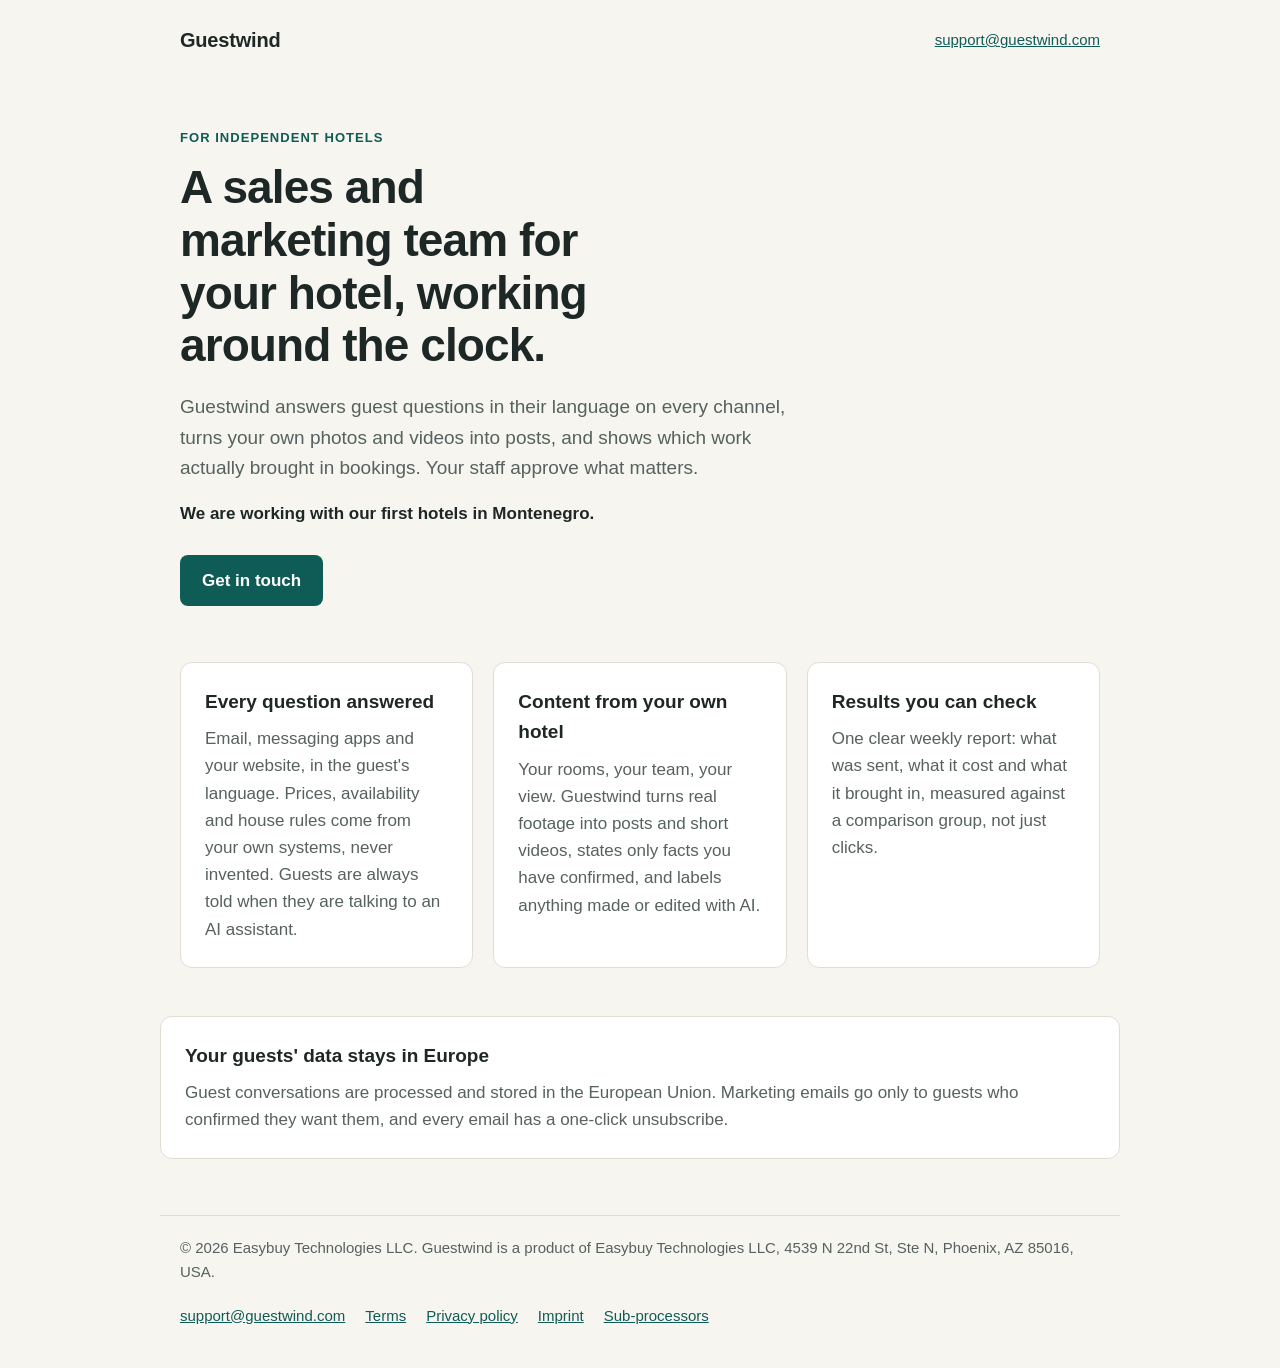
<file: index.html>
<!doctype html>
<html lang="en">
<head>
  <meta charset="utf-8">
  <meta name="viewport" content="width=device-width, initial-scale=1">
  <title>Guestwind – sales and marketing for independent hotels</title>
  <meta name="description" content="Guestwind answers guest questions on every channel, turns a hotel's own photos and videos into posts, and shows what really brought in bookings. Hotel staff approve what matters.">
  <link rel="icon" href="data:image/svg+xml,%3Csvg xmlns='http://www.w3.org/2000/svg' viewBox='0 0 32 32'%3E%3Ccircle cx='16' cy='16' r='14' fill='%230f5c56'/%3E%3Cpath d='M9 18c4-6 10-6 14 0' stroke='%23fff' stroke-width='2.5' fill='none' stroke-linecap='round'/%3E%3C/svg%3E">
  <link rel="stylesheet" href="style.css">
</head>
<body>
  <header class="wrap top">
    <span class="logo">Guestwind</span>
    <a class="contact-link" href="mailto:support@guestwind.com">support@guestwind.com</a>
  </header>

  <main>
    <section class="wrap hero">
      <p class="eyebrow">For independent hotels</p>
      <h1>A sales and marketing team for your hotel, working around the clock.</h1>
      <p class="lead">Guestwind answers guest questions in their language on every channel, turns your own photos and
        videos into posts, and shows which work actually brought in bookings. Your staff approve what matters.</p>
      <p class="status">We are working with our first hotels in Montenegro.</p>
      <a class="button" href="mailto:support@guestwind.com?subject=Guestwind">Get in touch</a>
    </section>

    <section class="wrap points">
      <article>
        <h2>Every question answered</h2>
        <p>Email, messaging apps and your website, in the guest's language. Prices, availability and house rules come
          from your own systems, never invented. Guests are always told when they are talking to an AI assistant.</p>
      </article>
      <article>
        <h2>Content from your own hotel</h2>
        <p>Your rooms, your team, your view. Guestwind turns real footage into posts and short videos, states only
          facts you have confirmed, and labels anything made or edited with AI.</p>
      </article>
      <article>
        <h2>Results you can check</h2>
        <p>One clear weekly report: what was sent, what it cost and what it brought in, measured against a comparison
          group, not just clicks.</p>
      </article>
    </section>

    <section class="wrap note">
      <h2>Your guests' data stays in Europe</h2>
      <p>Guest conversations are processed and stored in the European Union. Marketing emails go only to guests who
        confirmed they want them, and every email has a one-click unsubscribe.</p>
    </section>
  </main>

  <footer class="wrap foot">
    <span>© 2026 Easybuy Technologies LLC. Guestwind is a product of Easybuy Technologies LLC, 4539 N 22nd St, Ste N,
      Phoenix, AZ 85016, USA.</span>
    <a href="mailto:support@guestwind.com">support@guestwind.com</a>
    <a href="terms.html">Terms</a>
    <a href="privacy-policy.html">Privacy policy</a>
    <a href="imprint.html">Imprint</a>
    <a href="subprocessors.html">Sub-processors</a>
  </footer>
</body>
</html>
</file>
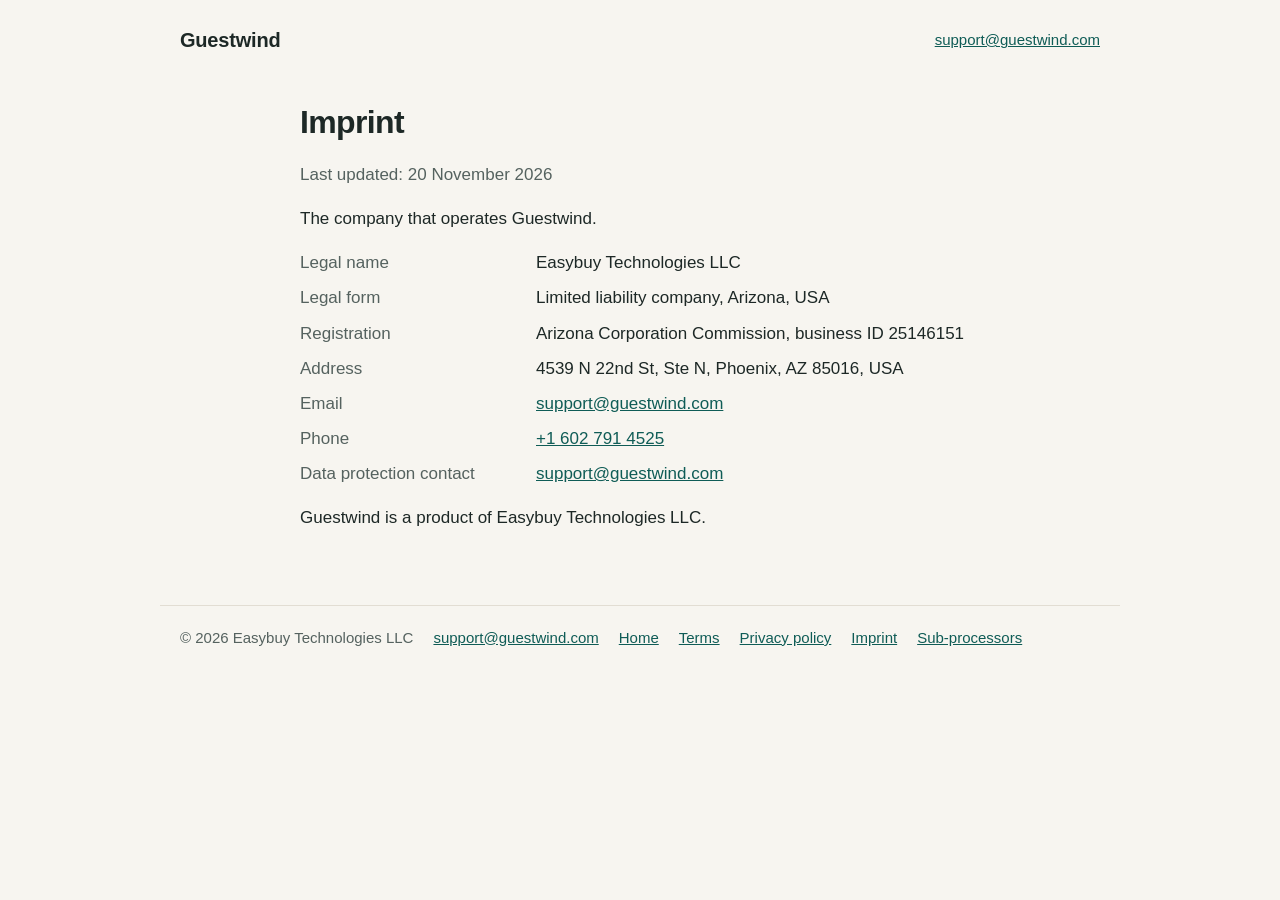
<file: imprint.html>
<!doctype html>
<html lang="en">
<head>
  <meta charset="utf-8">
  <meta name="viewport" content="width=device-width, initial-scale=1">
  <title>Imprint – Guestwind</title>
  <meta name="description" content="The company that operates Guestwind.">
  <link rel="icon" href="data:image/svg+xml,%3Csvg xmlns='http://www.w3.org/2000/svg' viewBox='0 0 32 32'%3E%3Ccircle cx='16' cy='16' r='14' fill='%230f5c56'/%3E%3Cpath d='M9 18c4-6 10-6 14 0' stroke='%23fff' stroke-width='2.5' fill='none' stroke-linecap='round'/%3E%3C/svg%3E">
  <link rel="stylesheet" href="style.css">
</head>
<body>
  <header class="wrap top">
    <a class="logo" href="./">Guestwind</a>
    <a class="contact-link" href="mailto:support@guestwind.com">support@guestwind.com</a>
  </header>

  <main class="wrap prose">
    <h1>Imprint</h1>
    <p class="updated">Last updated: 20 November 2026</p>
    <p>The company that operates Guestwind.</p>
    <dl>
      <dt>Legal name</dt>
      <dd>Easybuy Technologies LLC</dd>
      <dt>Legal form</dt>
      <dd>Limited liability company, Arizona, USA</dd>
      <dt>Registration</dt>
      <dd>Arizona Corporation Commission, business ID 25146151</dd>
      <dt>Address</dt>
      <dd>4539 N 22nd St, Ste N, Phoenix, AZ 85016, USA</dd>
      <dt>Email</dt>
      <dd><a href="mailto:support@guestwind.com">support@guestwind.com</a></dd>
      <dt>Phone</dt>
      <dd><a href="tel:+16027914525">+1 602 791 4525</a></dd>
      <dt>Data protection contact</dt>
      <dd><a href="mailto:support@guestwind.com">support@guestwind.com</a></dd>
    </dl>
    <p>Guestwind is a product of Easybuy Technologies LLC.</p>
  </main>

  <footer class="wrap foot">
    <span>© 2026 Easybuy Technologies LLC</span>
    <a href="mailto:support@guestwind.com">support@guestwind.com</a>
    <a href="./">Home</a>
    <a href="terms.html">Terms</a>
    <a href="privacy-policy.html">Privacy policy</a>
    <a href="imprint.html">Imprint</a>
    <a href="subprocessors.html">Sub-processors</a>
  </footer>
</body>
</html>
</file>
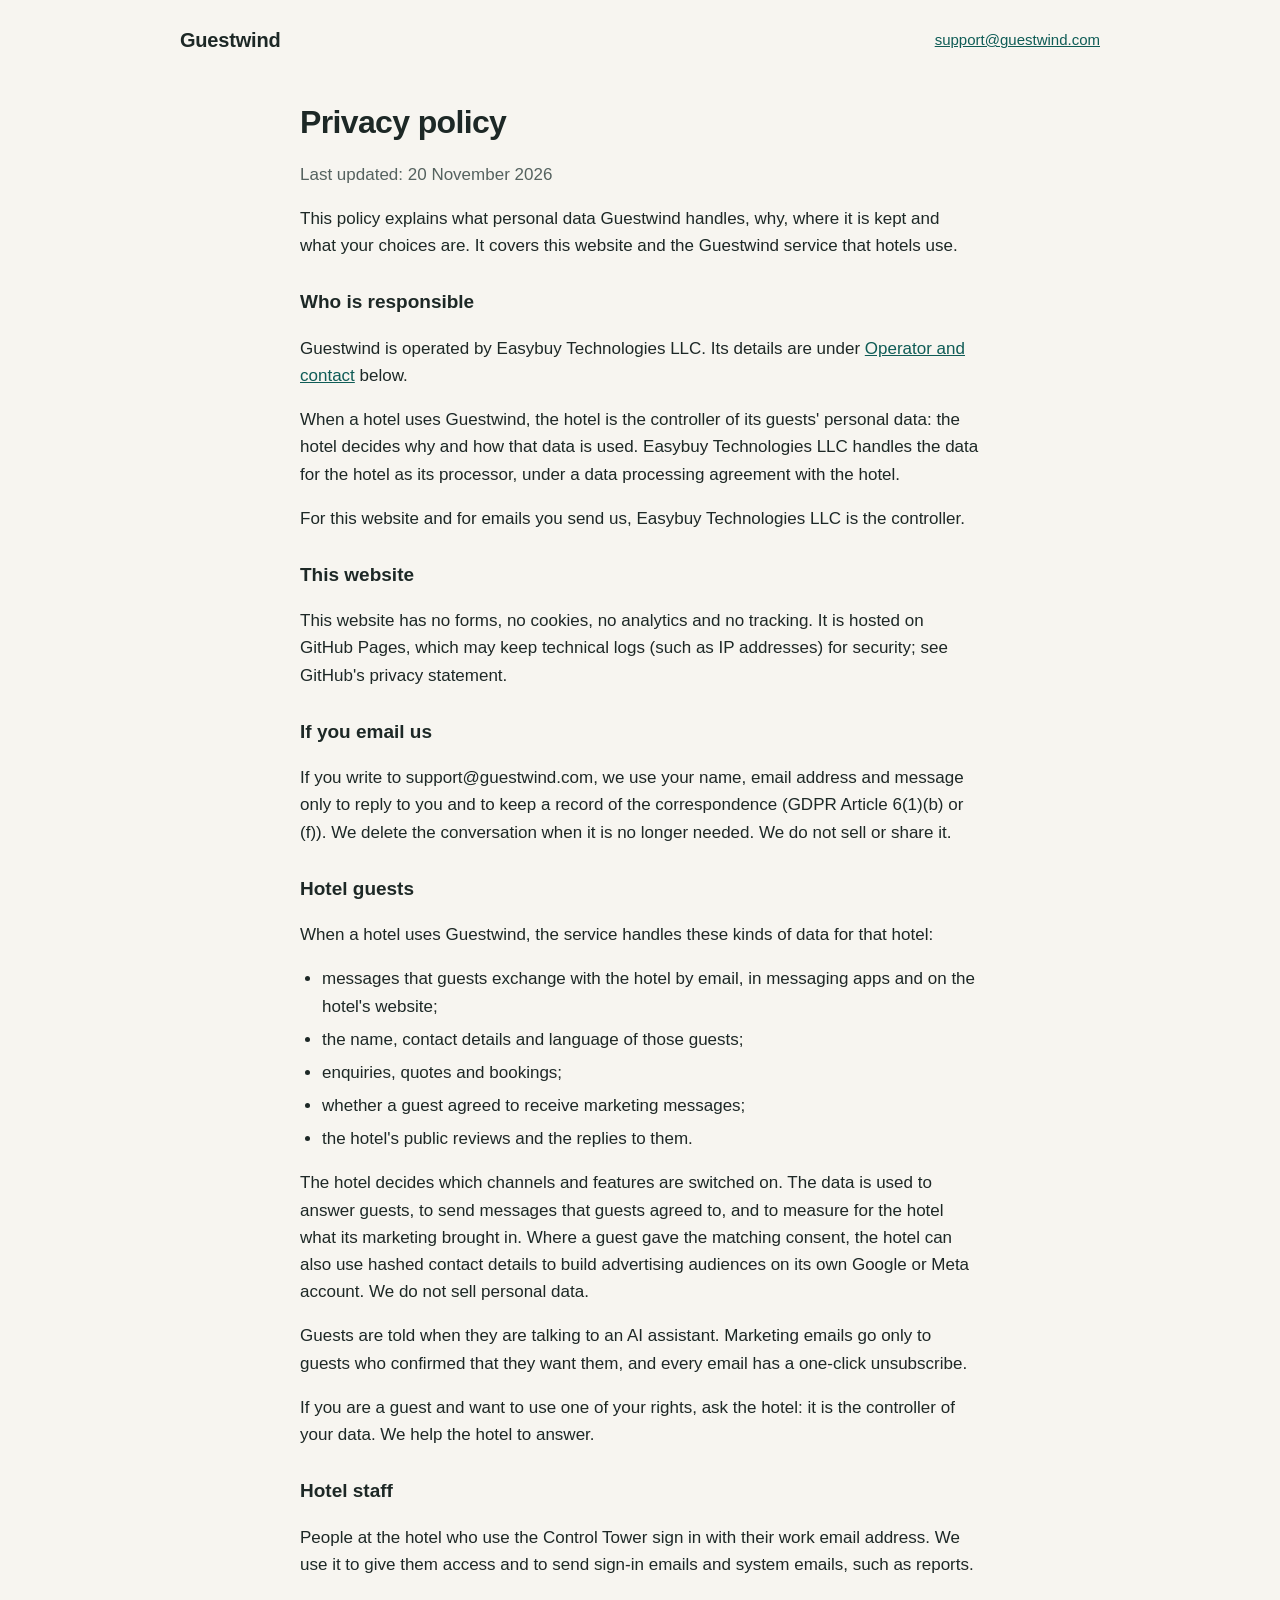
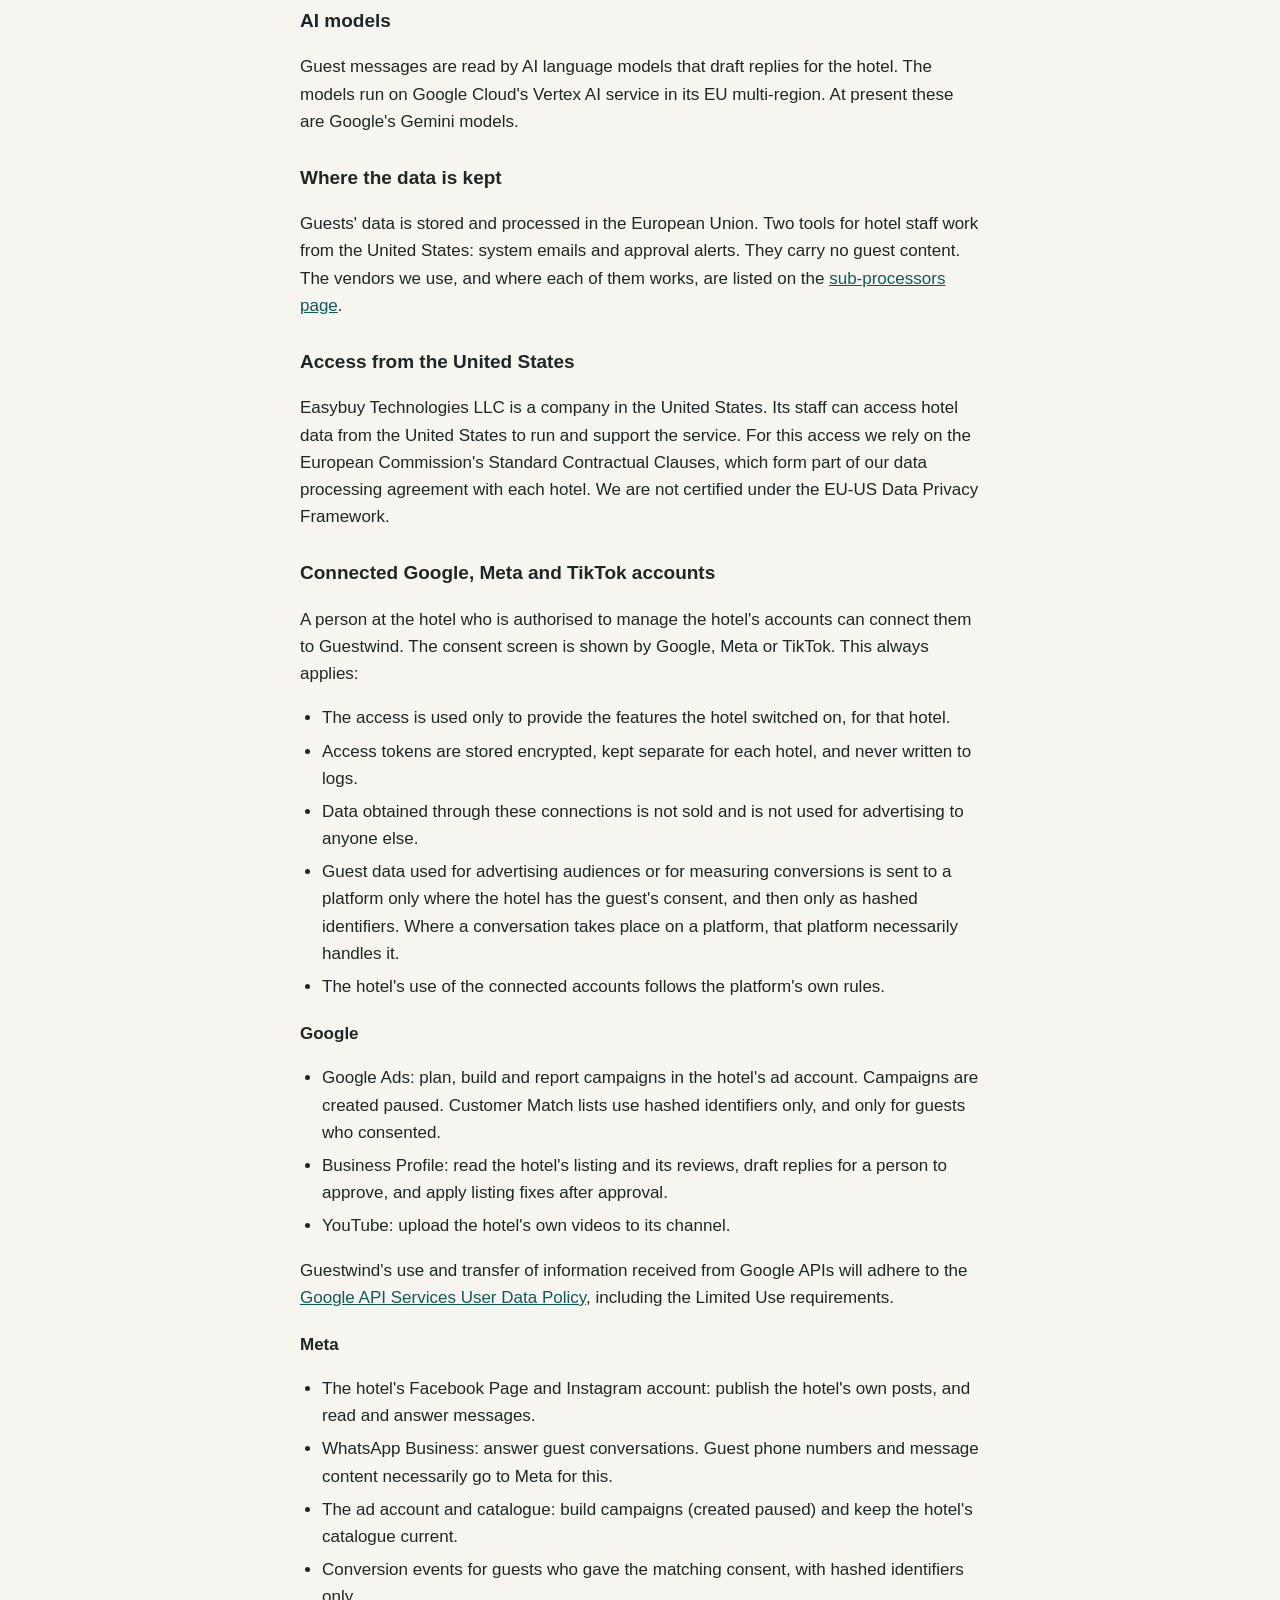
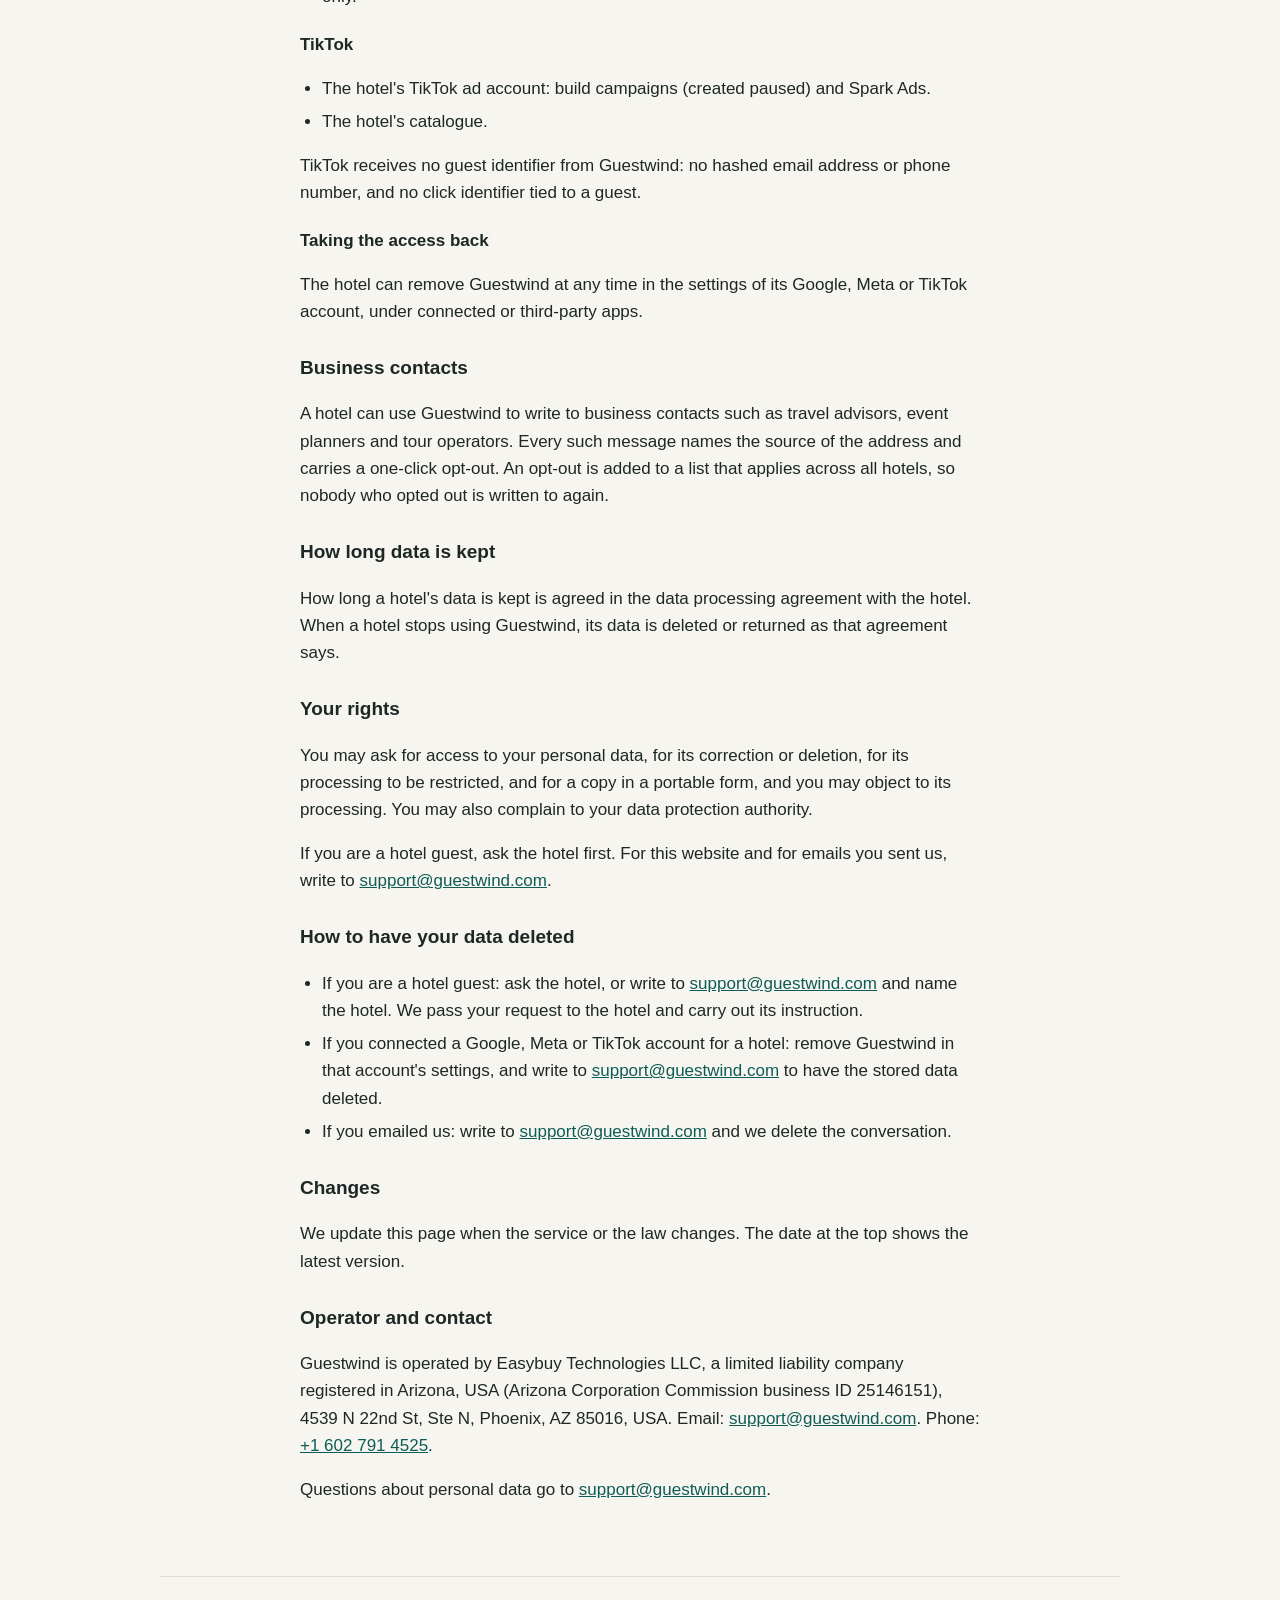
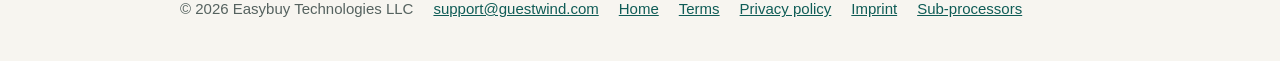
<file: privacy-policy.html>
<!doctype html>
<html lang="en">
<head>
  <meta charset="utf-8">
  <meta name="viewport" content="width=device-width, initial-scale=1">
  <title>Privacy policy – Guestwind</title>
  <meta name="description" content="What personal data Guestwind handles, why, where it is kept and what your choices are.">
  <link rel="icon" href="data:image/svg+xml,%3Csvg xmlns='http://www.w3.org/2000/svg' viewBox='0 0 32 32'%3E%3Ccircle cx='16' cy='16' r='14' fill='%230f5c56'/%3E%3Cpath d='M9 18c4-6 10-6 14 0' stroke='%23fff' stroke-width='2.5' fill='none' stroke-linecap='round'/%3E%3C/svg%3E">
  <link rel="stylesheet" href="style.css">
</head>
<body>
  <header class="wrap top">
    <a class="logo" href="./">Guestwind</a>
    <a class="contact-link" href="mailto:support@guestwind.com">support@guestwind.com</a>
  </header>

  <main class="wrap prose">
    <h1>Privacy policy</h1>
    <p class="updated">Last updated: 20 November 2026</p>
    <p>This policy explains what personal data Guestwind handles, why, where it is kept and what your choices are. It
      covers this website and the Guestwind service that hotels use.</p>

    <h2 id="who">Who is responsible</h2>
    <p>Guestwind is operated by Easybuy Technologies LLC. Its details are under
      <a href="#operator">Operator and contact</a> below.</p>
    <p>When a hotel uses Guestwind, the hotel is the controller of its guests' personal data: the hotel decides why
      and how that data is used. Easybuy Technologies LLC handles the data for the hotel as its processor, under a data
      processing agreement with the hotel.</p>
    <p>For this website and for emails you send us, Easybuy Technologies LLC is the controller.</p>

    <h2 id="site">This website</h2>
    <p>This website has no forms, no cookies, no analytics and no tracking. It is hosted on GitHub Pages, which may
      keep technical logs (such as IP addresses) for security; see GitHub's privacy statement.</p>

    <h2 id="email">If you email us</h2>
    <p>If you write to support@guestwind.com, we use your name, email address and message only to reply to you and to
      keep a record of the correspondence (GDPR Article 6(1)(b) or (f)). We delete the conversation when it is no
      longer needed. We do not sell or share it.</p>

    <h2 id="guests">Hotel guests</h2>
    <p>When a hotel uses Guestwind, the service handles these kinds of data for that hotel:</p>
    <ul>
      <li>messages that guests exchange with the hotel by email, in messaging apps and on the hotel's website;</li>
      <li>the name, contact details and language of those guests;</li>
      <li>enquiries, quotes and bookings;</li>
      <li>whether a guest agreed to receive marketing messages;</li>
      <li>the hotel's public reviews and the replies to them.</li>
    </ul>
    <p>The hotel decides which channels and features are switched on. The data is used to answer guests, to send
      messages that guests agreed to, and to measure for the hotel what its marketing brought in. Where a guest gave
      the matching consent, the hotel can also use hashed contact details to build advertising audiences on its own
      Google or Meta account. We do not sell personal data.</p>
    <p>Guests are told when they are talking to an AI assistant. Marketing emails go only to guests who confirmed that
      they want them, and every email has a one-click unsubscribe.</p>
    <p>If you are a guest and want to use one of your rights, ask the hotel: it is the controller of your data. We
      help the hotel to answer.</p>

    <h2 id="staff">Hotel staff</h2>
    <p>People at the hotel who use the Control Tower sign in with their work email address. We use it to give them
      access and to send sign-in emails and system emails, such as reports.</p>

    <h2 id="ai">AI models</h2>
    <p>Guest messages are read by AI language models that draft replies for the hotel. The models run on Google
      Cloud's Vertex AI service in its EU multi-region. At present these are Google's Gemini models.</p>

    <h2 id="where">Where the data is kept</h2>
    <p>Guests' data is stored and processed in the European Union. Two tools for hotel staff work from the United
      States: system emails and approval alerts. They carry no guest content. The vendors we use, and where each of
      them works, are listed on the <a href="subprocessors.html">sub-processors page</a>.</p>

    <h2 id="transfers">Access from the United States</h2>
    <p>Easybuy Technologies LLC is a company in the United States. Its staff can access hotel data from the United
      States to run and support the service. For this access we rely on the European Commission's Standard Contractual
      Clauses, which form part of our data processing agreement with each hotel. We are not certified under the EU-US
      Data Privacy Framework.</p>

    <h2 id="accounts">Connected Google, Meta and TikTok accounts</h2>
    <p>A person at the hotel who is authorised to manage the hotel's accounts can connect them to Guestwind. The
      consent screen is shown by Google, Meta or TikTok. This always applies:</p>
    <ul>
      <li>The access is used only to provide the features the hotel switched on, for that hotel.</li>
      <li>Access tokens are stored encrypted, kept separate for each hotel, and never written to logs.</li>
      <li>Data obtained through these connections is not sold and is not used for advertising to anyone else.</li>
      <li>Guest data used for advertising audiences or for measuring conversions is sent to a platform only where the
        hotel has the guest's consent, and then only as hashed identifiers. Where a conversation takes place on a
        platform, that platform necessarily handles it.</li>
      <li>The hotel's use of the connected accounts follows the platform's own rules.</li>
    </ul>
    <h3>Google</h3>
    <ul>
      <li>Google Ads: plan, build and report campaigns in the hotel's ad account. Campaigns are created paused.
        Customer Match lists use hashed identifiers only, and only for guests who consented.</li>
      <li>Business Profile: read the hotel's listing and its reviews, draft replies for a person to approve, and apply
        listing fixes after approval.</li>
      <li>YouTube: upload the hotel's own videos to its channel.</li>
    </ul>
    <p>Guestwind's use and transfer of information received from Google APIs will adhere to the
      <a href="https://developers.google.com/terms/api-services-user-data-policy" rel="noopener noreferrer">Google API
      Services User Data Policy</a>, including the Limited Use requirements.</p>
    <h3>Meta</h3>
    <ul>
      <li>The hotel's Facebook Page and Instagram account: publish the hotel's own posts, and read and answer
        messages.</li>
      <li>WhatsApp Business: answer guest conversations. Guest phone numbers and message content necessarily go to
        Meta for this.</li>
      <li>The ad account and catalogue: build campaigns (created paused) and keep the hotel's catalogue current.</li>
      <li>Conversion events for guests who gave the matching consent, with hashed identifiers only.</li>
    </ul>
    <h3>TikTok</h3>
    <ul>
      <li>The hotel's TikTok ad account: build campaigns (created paused) and Spark Ads.</li>
      <li>The hotel's catalogue.</li>
    </ul>
    <p>TikTok receives no guest identifier from Guestwind: no hashed email address or phone number, and no click
      identifier tied to a guest.</p>
    <h3>Taking the access back</h3>
    <p>The hotel can remove Guestwind at any time in the settings of its Google, Meta or TikTok account, under
      connected or third-party apps.</p>

    <h2 id="business">Business contacts</h2>
    <p>A hotel can use Guestwind to write to business contacts such as travel advisors, event planners and tour
      operators. Every such message names the source of the address and carries a one-click opt-out. An opt-out is
      added to a list that applies across all hotels, so nobody who opted out is written to again.</p>

    <h2 id="keep">How long data is kept</h2>
    <p>How long a hotel's data is kept is agreed in the data processing agreement with the hotel. When a hotel stops
      using Guestwind, its data is deleted or returned as that agreement says.</p>

    <h2 id="rights">Your rights</h2>
    <p>You may ask for access to your personal data, for its correction or deletion, for its processing to be
      restricted, and for a copy in a portable form, and you may object to its processing. You may also complain to
      your data protection authority.</p>
    <p>If you are a hotel guest, ask the hotel first. For this website and for emails you sent us, write to
      <a href="mailto:support@guestwind.com">support@guestwind.com</a>.</p>

    <h2 id="deletion">How to have your data deleted</h2>
    <ul>
      <li>If you are a hotel guest: ask the hotel, or write to
        <a href="mailto:support@guestwind.com">support@guestwind.com</a> and name the hotel. We pass your request to
        the hotel and carry out its instruction.</li>
      <li>If you connected a Google, Meta or TikTok account for a hotel: remove Guestwind in that account's settings,
        and write to <a href="mailto:support@guestwind.com">support@guestwind.com</a> to have the stored data
        deleted.</li>
      <li>If you emailed us: write to <a href="mailto:support@guestwind.com">support@guestwind.com</a> and we delete
        the conversation.</li>
    </ul>

    <h2 id="changes">Changes</h2>
    <p>We update this page when the service or the law changes. The date at the top shows the latest version.</p>

    <h2 id="operator">Operator and contact</h2>
    <p>Guestwind is operated by Easybuy Technologies LLC, a limited liability company registered in Arizona, USA (Arizona Corporation Commission business ID 25146151), 4539 N 22nd St, Ste N, Phoenix, AZ 85016, USA. Email: <a href="mailto:support@guestwind.com">support@guestwind.com</a>. Phone: <a href="tel:+16027914525">+1 602 791 4525</a>.</p>
    <p>Questions about personal data go to <a href="mailto:support@guestwind.com">support@guestwind.com</a>.</p>
  </main>

  <footer class="wrap foot">
    <span>© 2026 Easybuy Technologies LLC</span>
    <a href="mailto:support@guestwind.com">support@guestwind.com</a>
    <a href="./">Home</a>
    <a href="terms.html">Terms</a>
    <a href="privacy-policy.html">Privacy policy</a>
    <a href="imprint.html">Imprint</a>
    <a href="subprocessors.html">Sub-processors</a>
  </footer>
</body>
</html>
</file>
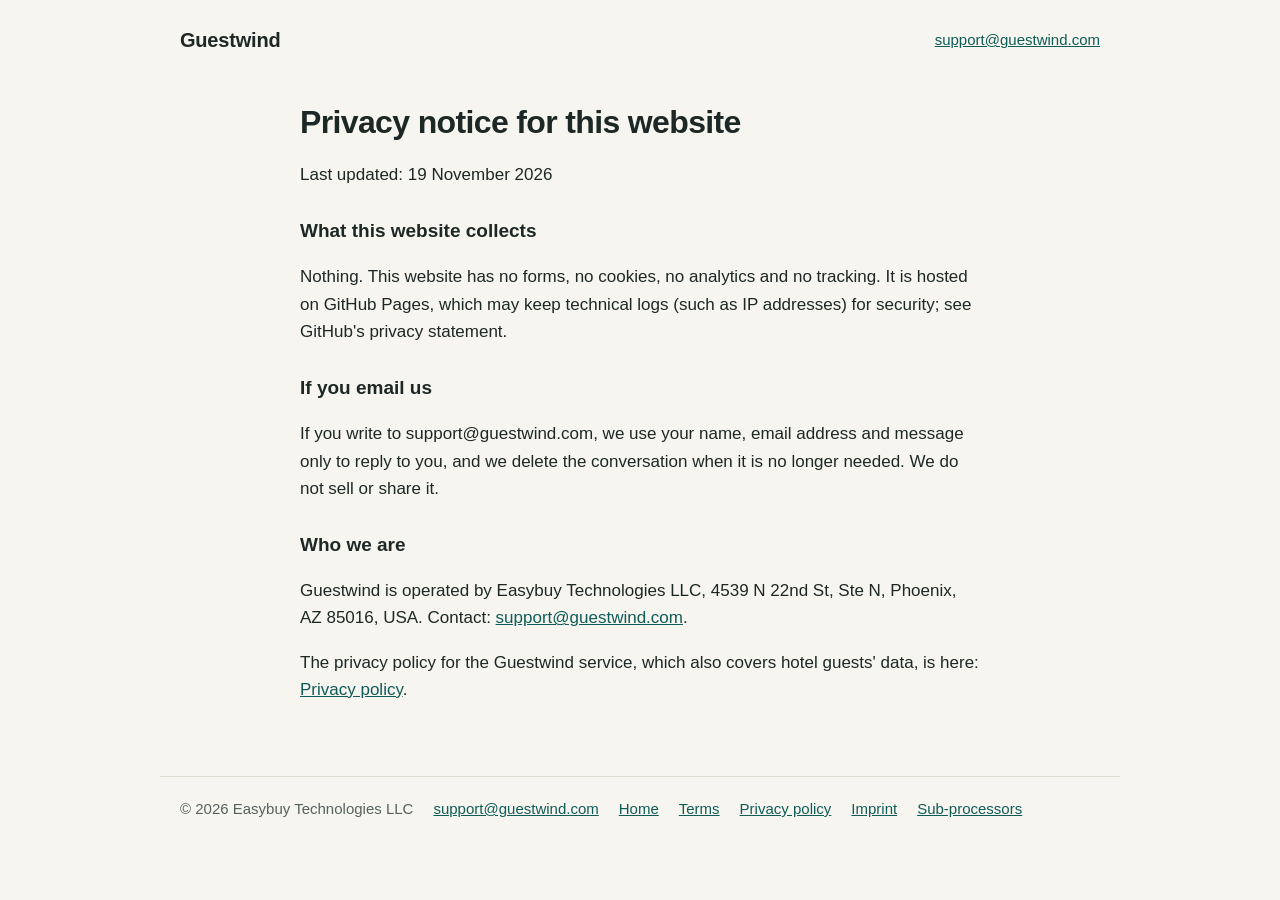
<file: privacy.html>
<!doctype html>
<html lang="en">
<head>
  <meta charset="utf-8">
  <meta name="viewport" content="width=device-width, initial-scale=1">
  <title>Privacy – Guestwind</title>
  <link rel="icon" href="data:image/svg+xml,%3Csvg xmlns='http://www.w3.org/2000/svg' viewBox='0 0 32 32'%3E%3Ccircle cx='16' cy='16' r='14' fill='%230f5c56'/%3E%3Cpath d='M9 18c4-6 10-6 14 0' stroke='%23fff' stroke-width='2.5' fill='none' stroke-linecap='round'/%3E%3C/svg%3E">
  <link rel="stylesheet" href="style.css">
</head>
<body>
  <header class="wrap top">
    <a class="logo" href="./">Guestwind</a>
    <a class="contact-link" href="mailto:support@guestwind.com">support@guestwind.com</a>
  </header>

  <main class="wrap prose">
    <h1>Privacy notice for this website</h1>
    <p>Last updated: 19 November 2026</p>

    <h2>What this website collects</h2>
    <p>Nothing. This website has no forms, no cookies, no analytics and no tracking. It is hosted on GitHub Pages,
      which may keep technical logs (such as IP addresses) for security; see GitHub's privacy statement.</p>

    <h2>If you email us</h2>
    <p>If you write to support@guestwind.com, we use your name, email address and message only to reply to you, and we
      delete the conversation when it is no longer needed. We do not sell or share it.</p>

    <h2>Who we are</h2>
    <p>Guestwind is operated by Easybuy Technologies LLC, 4539 N 22nd St, Ste N, Phoenix, AZ 85016, USA. Contact:
      <a href="mailto:support@guestwind.com">support@guestwind.com</a>.</p>

    <p>The privacy policy for the Guestwind service, which also covers hotel guests' data, is here:
      <a href="privacy-policy.html">Privacy policy</a>.</p>
  </main>

  <footer class="wrap foot">
    <span>© 2026 Easybuy Technologies LLC</span>
    <a href="mailto:support@guestwind.com">support@guestwind.com</a>
    <a href="./">Home</a>
    <a href="terms.html">Terms</a>
    <a href="privacy-policy.html">Privacy policy</a>
    <a href="imprint.html">Imprint</a>
    <a href="subprocessors.html">Sub-processors</a>
  </footer>
</body>
</html>
</file>
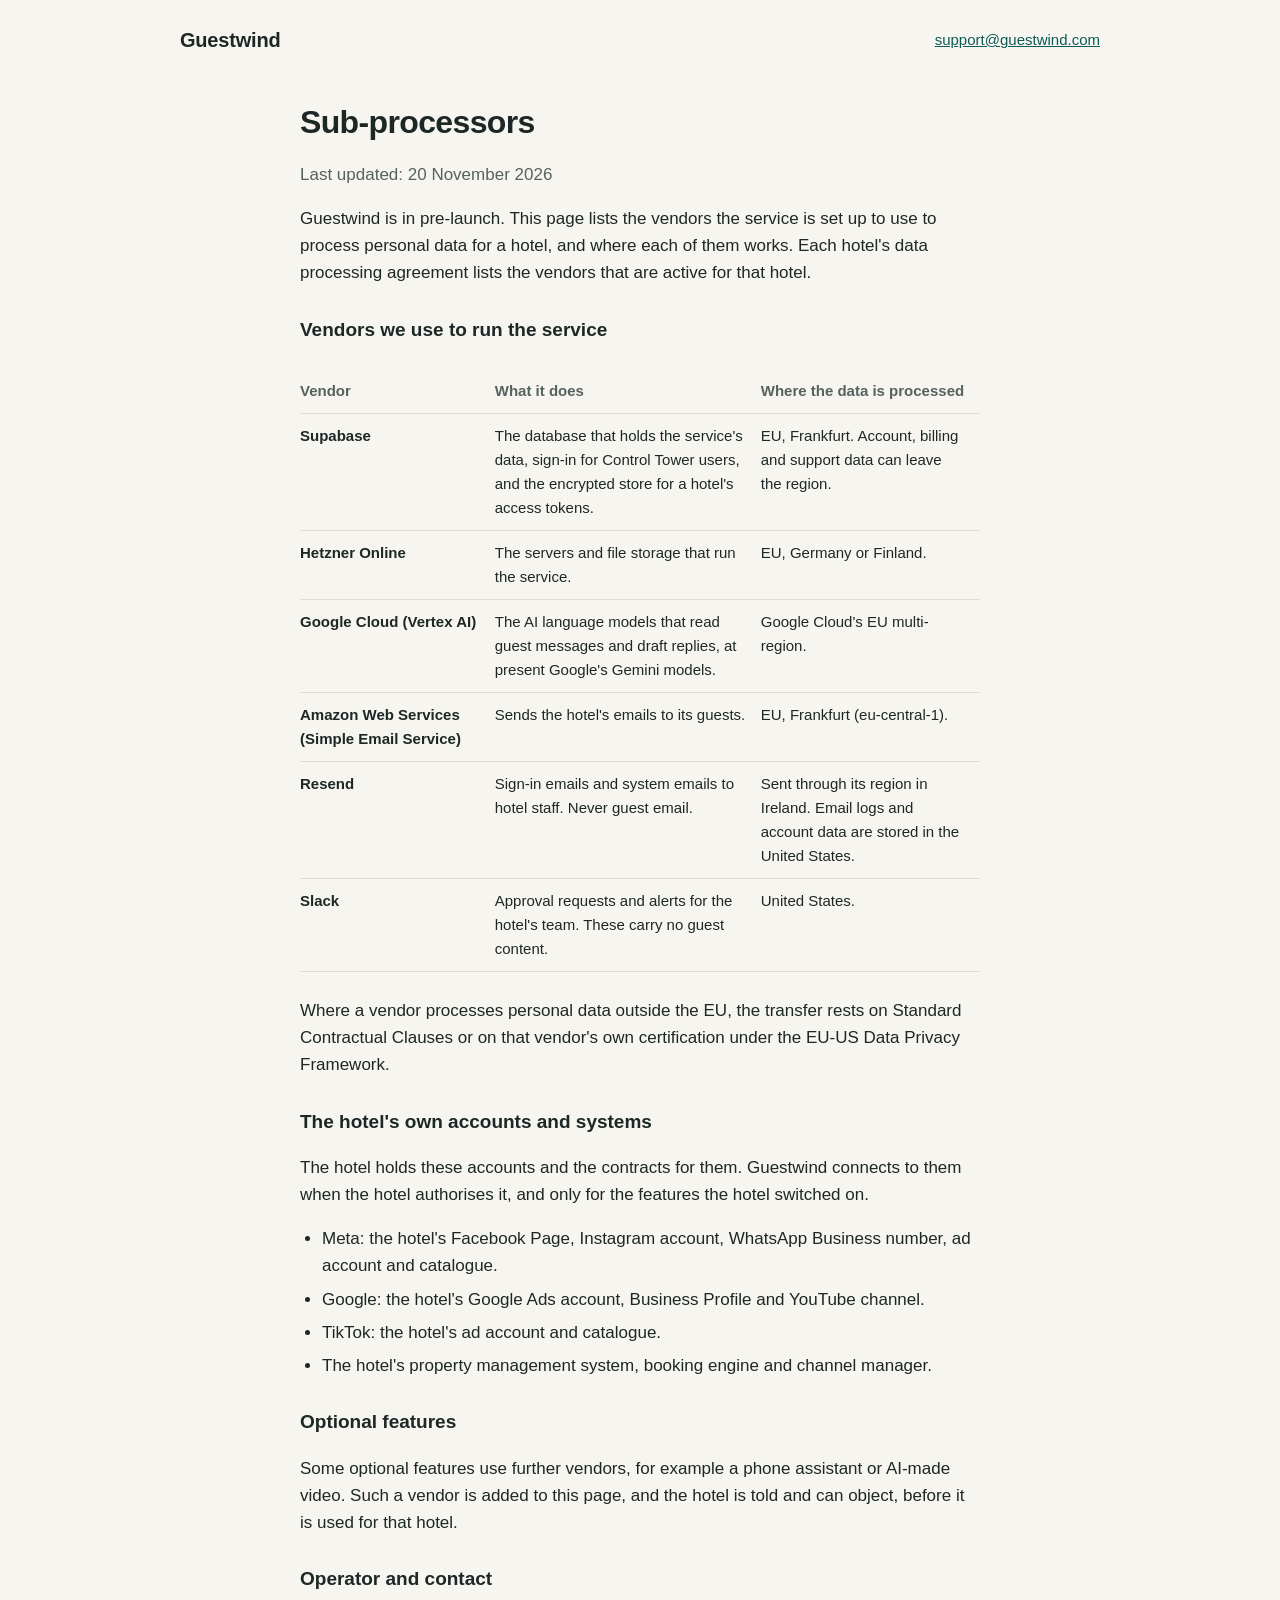
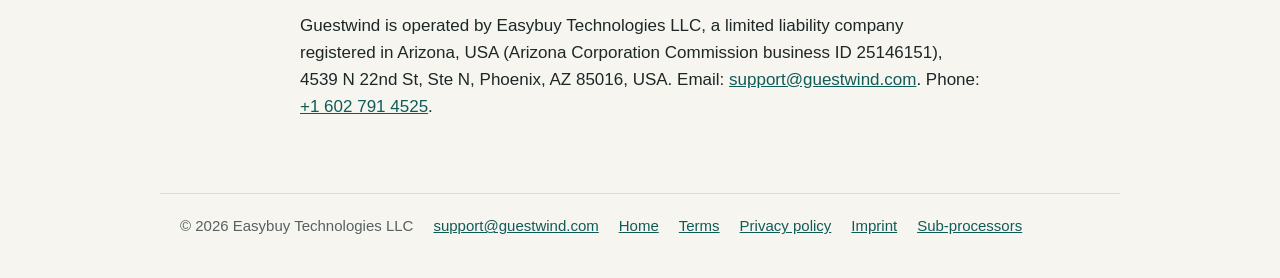
<file: subprocessors.html>
<!doctype html>
<html lang="en">
<head>
  <meta charset="utf-8">
  <meta name="viewport" content="width=device-width, initial-scale=1">
  <title>Sub-processors – Guestwind</title>
  <meta name="description" content="The vendors Guestwind uses to process personal data for a hotel, and where each of them works.">
  <link rel="icon" href="data:image/svg+xml,%3Csvg xmlns='http://www.w3.org/2000/svg' viewBox='0 0 32 32'%3E%3Ccircle cx='16' cy='16' r='14' fill='%230f5c56'/%3E%3Cpath d='M9 18c4-6 10-6 14 0' stroke='%23fff' stroke-width='2.5' fill='none' stroke-linecap='round'/%3E%3C/svg%3E">
  <link rel="stylesheet" href="style.css">
</head>
<body>
  <header class="wrap top">
    <a class="logo" href="./">Guestwind</a>
    <a class="contact-link" href="mailto:support@guestwind.com">support@guestwind.com</a>
  </header>

  <main class="wrap prose">
    <h1>Sub-processors</h1>
    <p class="updated">Last updated: 20 November 2026</p>
    <p>Guestwind is in pre-launch. This page lists the vendors the service is set up to use to process personal data
      for a hotel, and where each of them works. Each hotel's data processing agreement lists the vendors that are
      active for that hotel.</p>

    <h2 id="vendors">Vendors we use to run the service</h2>
    <div class="table-wrap">
      <table>
        <thead>
          <tr><th scope="col">Vendor</th><th scope="col">What it does</th><th scope="col">Where the data is processed</th></tr>
        </thead>
        <tbody>
          <tr><th scope="row">Supabase</th>
            <td>The database that holds the service's data, sign-in for Control Tower users, and the encrypted store
              for a hotel's access tokens.</td>
            <td>EU, Frankfurt. Account, billing and support data can leave the region.</td></tr>
          <tr><th scope="row">Hetzner Online</th>
            <td>The servers and file storage that run the service.</td>
            <td>EU, Germany or Finland.</td></tr>
          <tr><th scope="row">Google Cloud (Vertex AI)</th>
            <td>The AI language models that read guest messages and draft replies, at present Google's Gemini
              models.</td>
            <td>Google Cloud's EU multi-region.</td></tr>
          <tr><th scope="row">Amazon Web Services (Simple Email Service)</th>
            <td>Sends the hotel's emails to its guests.</td>
            <td>EU, Frankfurt (eu-central-1).</td></tr>
          <tr><th scope="row">Resend</th>
            <td>Sign-in emails and system emails to hotel staff. Never guest email.</td>
            <td>Sent through its region in Ireland. Email logs and account data are stored in the United States.</td></tr>
          <tr><th scope="row">Slack</th>
            <td>Approval requests and alerts for the hotel's team. These carry no guest content.</td>
            <td>United States.</td></tr>
        </tbody>
      </table>
    </div>
    <p>Where a vendor processes personal data outside the EU, the transfer rests on Standard Contractual Clauses or on
      that vendor's own certification under the EU-US Data Privacy Framework.</p>

    <h2 id="hotel">The hotel's own accounts and systems</h2>
    <p>The hotel holds these accounts and the contracts for them. Guestwind connects to them when the hotel
      authorises it, and only for the features the hotel switched on.</p>
    <ul>
      <li>Meta: the hotel's Facebook Page, Instagram account, WhatsApp Business number, ad account and catalogue.</li>
      <li>Google: the hotel's Google Ads account, Business Profile and YouTube channel.</li>
      <li>TikTok: the hotel's ad account and catalogue.</li>
      <li>The hotel's property management system, booking engine and channel manager.</li>
    </ul>

    <h2 id="optional">Optional features</h2>
    <p>Some optional features use further vendors, for example a phone assistant or AI-made video. Such a vendor is
      added to this page, and the hotel is told and can object, before it is used for that hotel.</p>

    <h2 id="operator">Operator and contact</h2>
    <p>Guestwind is operated by Easybuy Technologies LLC, a limited liability company registered in Arizona, USA (Arizona Corporation Commission business ID 25146151), 4539 N 22nd St, Ste N, Phoenix, AZ 85016, USA. Email: <a href="mailto:support@guestwind.com">support@guestwind.com</a>. Phone: <a href="tel:+16027914525">+1 602 791 4525</a>.</p>
  </main>

  <footer class="wrap foot">
    <span>© 2026 Easybuy Technologies LLC</span>
    <a href="mailto:support@guestwind.com">support@guestwind.com</a>
    <a href="./">Home</a>
    <a href="terms.html">Terms</a>
    <a href="privacy-policy.html">Privacy policy</a>
    <a href="imprint.html">Imprint</a>
    <a href="subprocessors.html">Sub-processors</a>
  </footer>
</body>
</html>
</file>
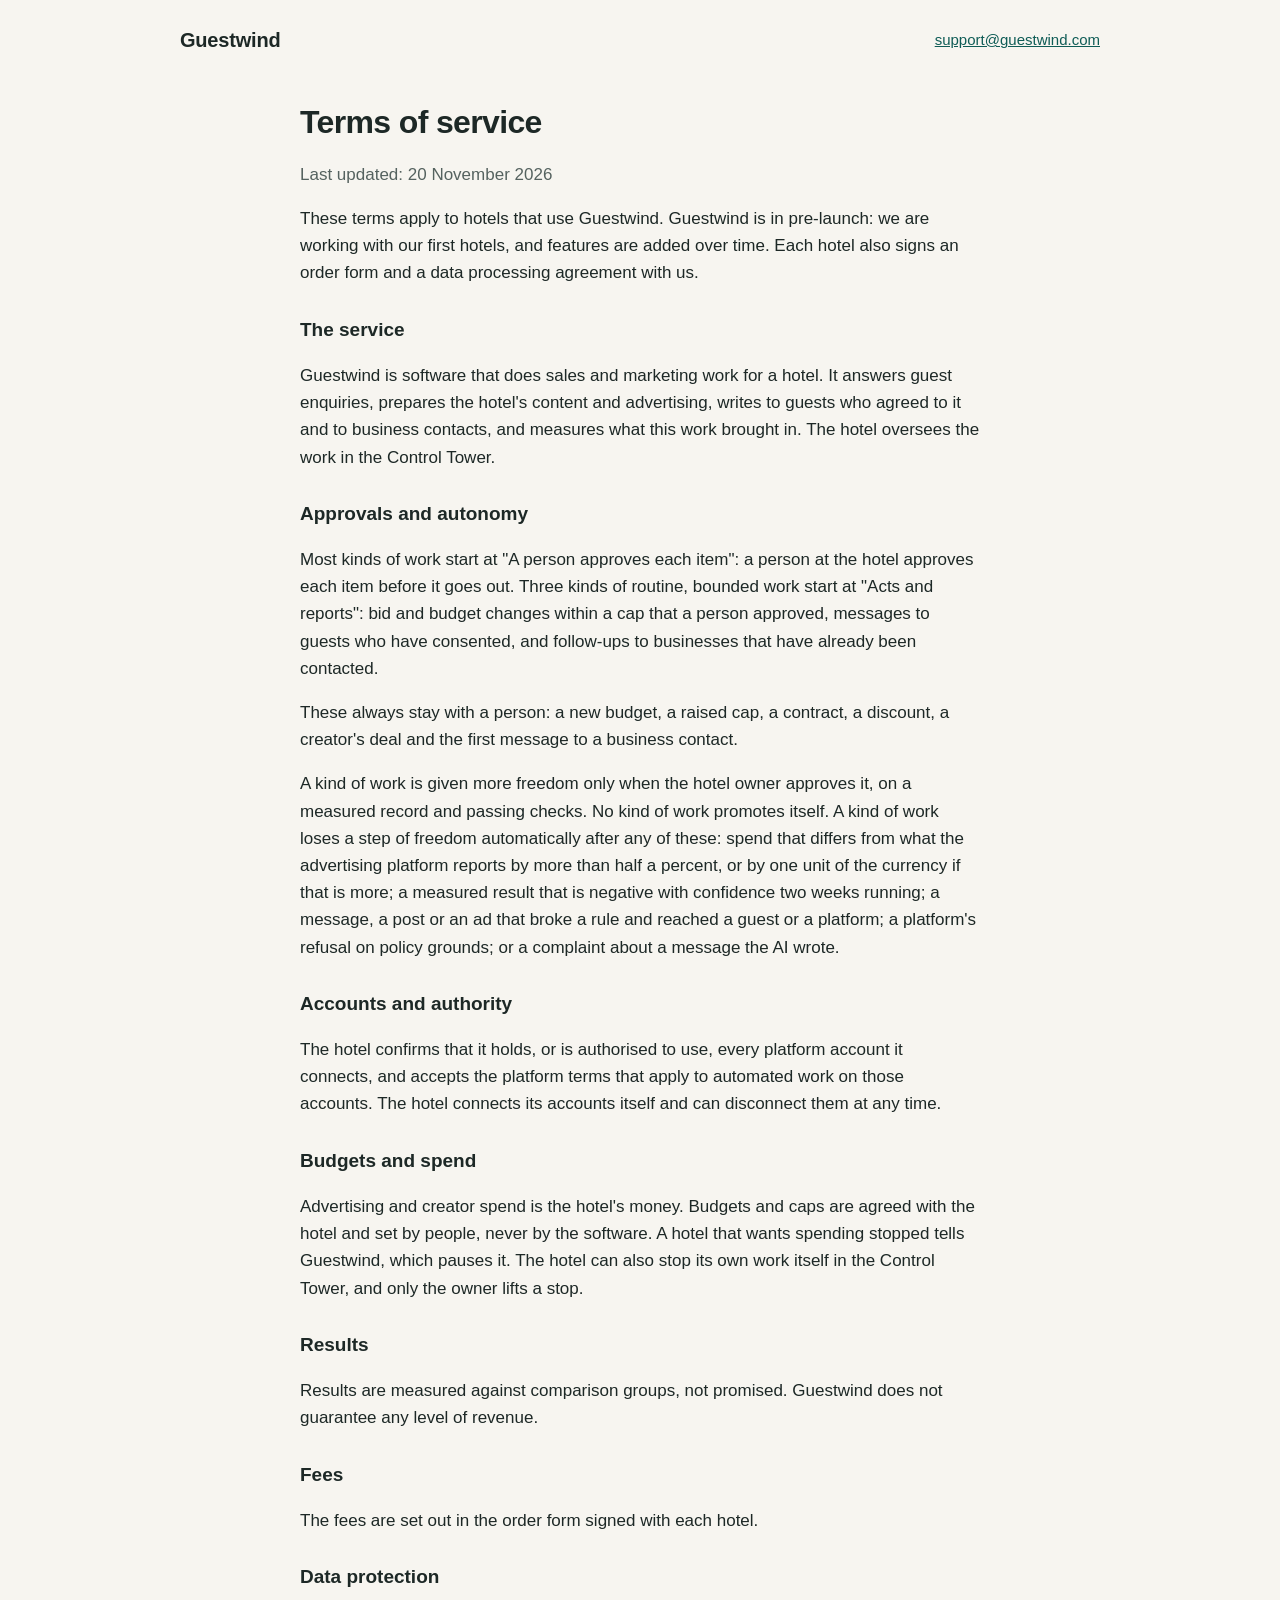
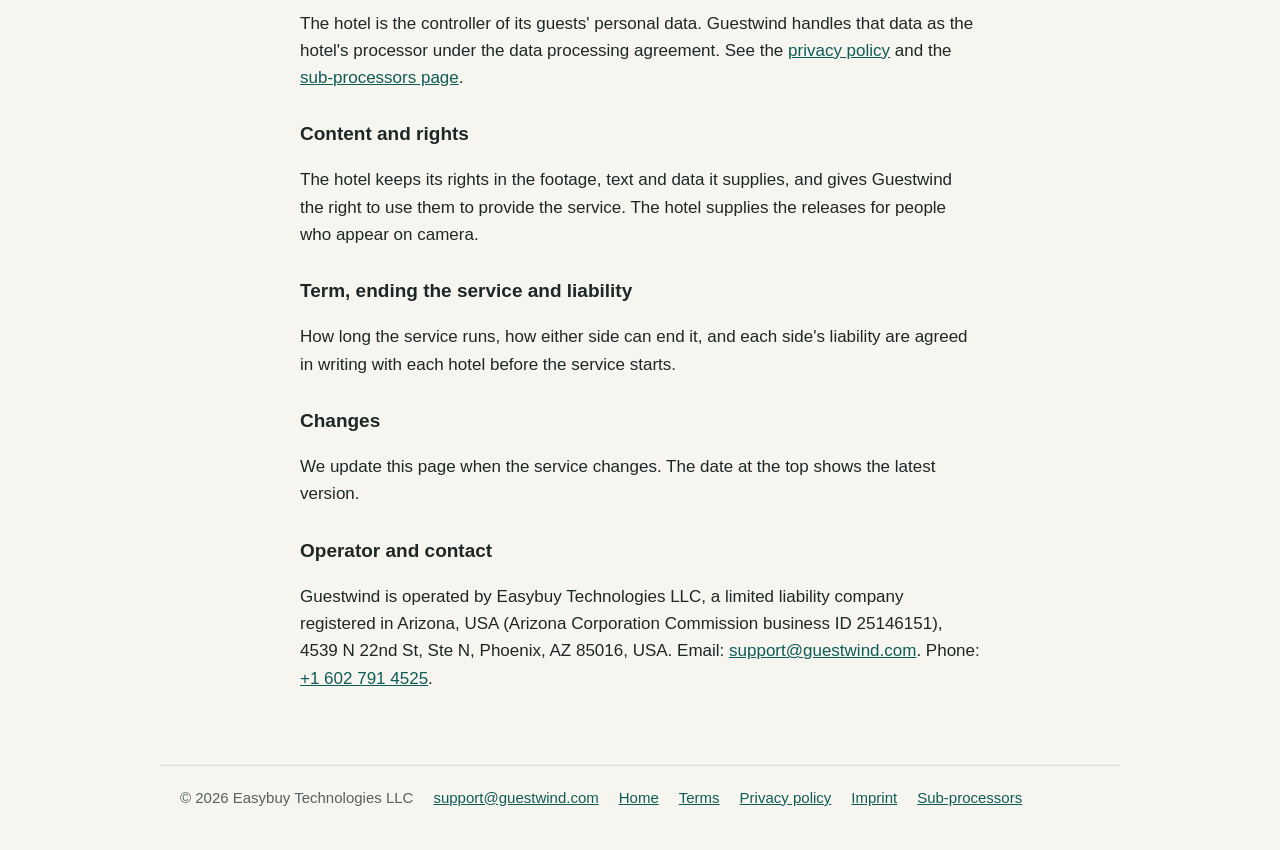
<file: terms.html>
<!doctype html>
<html lang="en">
<head>
  <meta charset="utf-8">
  <meta name="viewport" content="width=device-width, initial-scale=1">
  <title>Terms of service – Guestwind</title>
  <meta name="description" content="The terms for hotels that use Guestwind.">
  <link rel="icon" href="data:image/svg+xml,%3Csvg xmlns='http://www.w3.org/2000/svg' viewBox='0 0 32 32'%3E%3Ccircle cx='16' cy='16' r='14' fill='%230f5c56'/%3E%3Cpath d='M9 18c4-6 10-6 14 0' stroke='%23fff' stroke-width='2.5' fill='none' stroke-linecap='round'/%3E%3C/svg%3E">
  <link rel="stylesheet" href="style.css">
</head>
<body>
  <header class="wrap top">
    <a class="logo" href="./">Guestwind</a>
    <a class="contact-link" href="mailto:support@guestwind.com">support@guestwind.com</a>
  </header>

  <main class="wrap prose">
    <h1>Terms of service</h1>
    <p class="updated">Last updated: 20 November 2026</p>
    <p>These terms apply to hotels that use Guestwind. Guestwind is in pre-launch: we are working with our first
      hotels, and features are added over time. Each hotel also signs an order form and a data processing agreement
      with us.</p>

    <h2 id="service">The service</h2>
    <p>Guestwind is software that does sales and marketing work for a hotel. It answers guest enquiries, prepares the
      hotel's content and advertising, writes to guests who agreed to it and to business contacts, and measures what
      this work brought in. The hotel oversees the work in the Control Tower.</p>

    <h2 id="autonomy">Approvals and autonomy</h2>
    <p>Most kinds of work start at "A person approves each item": a person at the hotel approves each item before it
      goes out. Three kinds of routine, bounded work start at "Acts and reports": bid and budget changes within a cap
      that a person approved, messages to guests who have consented, and follow-ups to businesses that have already
      been contacted.</p>
    <p>These always stay with a person: a new budget, a raised cap, a contract, a discount, a creator's deal and the
      first message to a business contact.</p>
    <p>A kind of work is given more freedom only when the hotel owner approves it, on a measured record and passing
      checks. No kind of work promotes itself. A kind of work loses a step of freedom automatically after any of
      these: spend that differs from what the advertising platform reports by more than half a percent, or by one unit
      of the currency if that is more; a measured result that is negative with confidence two weeks running; a message, a post or an ad that broke a rule and reached a guest or a
      platform; a platform's refusal on policy grounds; or a complaint about a message the AI wrote.</p>

    <h2 id="accounts">Accounts and authority</h2>
    <p>The hotel confirms that it holds, or is authorised to use, every platform account it connects, and accepts the
      platform terms that apply to automated work on those accounts. The hotel connects its accounts itself and can
      disconnect them at any time.</p>

    <h2 id="budgets">Budgets and spend</h2>
    <p>Advertising and creator spend is the hotel's money. Budgets and caps are agreed with the hotel and set by
      people, never by the software. A hotel that wants spending stopped tells Guestwind, which pauses it. The hotel
      can also stop its own work itself in the Control Tower, and only the owner lifts a stop.</p>

    <h2 id="results">Results</h2>
    <p>Results are measured against comparison groups, not promised. Guestwind does not guarantee any level of
      revenue.</p>

    <h2 id="fees">Fees</h2>
    <p>The fees are set out in the order form signed with each hotel.</p>

    <h2 id="data">Data protection</h2>
    <p>The hotel is the controller of its guests' personal data. Guestwind handles that data as the hotel's processor
      under the data processing agreement. See the <a href="privacy-policy.html">privacy policy</a> and the
      <a href="subprocessors.html">sub-processors page</a>.</p>

    <h2 id="content">Content and rights</h2>
    <p>The hotel keeps its rights in the footage, text and data it supplies, and gives Guestwind the right to use them
      to provide the service. The hotel supplies the releases for people who appear on camera.</p>

    <h2 id="term">Term, ending the service and liability</h2>
    <p>How long the service runs, how either side can end it, and each side's liability are agreed in writing with
      each hotel before the service starts.</p>

    <h2 id="changes">Changes</h2>
    <p>We update this page when the service changes. The date at the top shows the latest version.</p>

    <h2 id="operator">Operator and contact</h2>
    <p>Guestwind is operated by Easybuy Technologies LLC, a limited liability company registered in Arizona, USA (Arizona Corporation Commission business ID 25146151), 4539 N 22nd St, Ste N, Phoenix, AZ 85016, USA. Email: <a href="mailto:support@guestwind.com">support@guestwind.com</a>. Phone: <a href="tel:+16027914525">+1 602 791 4525</a>.</p>
  </main>

  <footer class="wrap foot">
    <span>© 2026 Easybuy Technologies LLC</span>
    <a href="mailto:support@guestwind.com">support@guestwind.com</a>
    <a href="./">Home</a>
    <a href="terms.html">Terms</a>
    <a href="privacy-policy.html">Privacy policy</a>
    <a href="imprint.html">Imprint</a>
    <a href="subprocessors.html">Sub-processors</a>
  </footer>
</body>
</html>
</file>
<file: style.css>
:root {
  --bg: #f7f5f0;
  --ink: #1d2826;
  --muted: #55625f;
  --brand: #0f5c56;
  --brand-ink: #ffffff;
  --card: #ffffff;
  --line: #e2ddd3;
}

@media (prefers-color-scheme: dark) {
  :root {
    --bg: #141a19;
    --ink: #eef2f0;
    --muted: #a7b3b0;
    --brand: #4fb3a8;
    --brand-ink: #0c1312;
    --card: #1c2422;
    --line: #2c3634;
  }
}

* { box-sizing: border-box; }

body {
  margin: 0;
  background: var(--bg);
  color: var(--ink);
  font: 17px/1.6 -apple-system, BlinkMacSystemFont, "Segoe UI", Roboto, Helvetica, Arial, sans-serif;
}

a { color: var(--brand); }

.wrap { max-width: 960px; margin: 0 auto; padding: 0 20px; }

.top {
  display: flex;
  justify-content: space-between;
  align-items: center;
  gap: 16px;
  padding-top: 24px;
  padding-bottom: 24px;
}

.logo { font-weight: 700; font-size: 20px; letter-spacing: -0.01em; color: var(--ink); text-decoration: none; }
.contact-link { font-size: 15px; }

.hero { padding-top: 48px; padding-bottom: 56px; }
.eyebrow { color: var(--brand); font-weight: 600; text-transform: uppercase; letter-spacing: 0.08em; font-size: 13px; margin: 0 0 12px; }
h1 { font-size: clamp(30px, 5vw, 46px); line-height: 1.15; letter-spacing: -0.02em; margin: 0 0 20px; max-width: 18ch; }
.lead { font-size: 19px; color: var(--muted); max-width: 60ch; margin: 0 0 16px; }
.status { font-weight: 600; margin: 0 0 28px; }

.button {
  display: inline-block;
  background: var(--brand);
  color: var(--brand-ink);
  text-decoration: none;
  padding: 12px 22px;
  border-radius: 8px;
  font-weight: 600;
}

.points {
  display: grid;
  grid-template-columns: repeat(auto-fit, minmax(240px, 1fr));
  gap: 20px;
  padding-bottom: 48px;
}

.points article, .note {
  background: var(--card);
  border: 1px solid var(--line);
  border-radius: 12px;
  padding: 24px;
}

.note { margin-bottom: 56px; }
h2 { font-size: 19px; margin: 0 0 8px; }
.points p, .note p { margin: 0; color: var(--muted); }

.prose { max-width: 720px; padding-top: 24px; padding-bottom: 56px; }
.prose h1 { font-size: 32px; max-width: none; }
.prose h2 { margin-top: 28px; }

.foot {
  display: flex;
  flex-wrap: wrap;
  gap: 20px;
  border-top: 1px solid var(--line);
  padding-top: 20px;
  padding-bottom: 40px;
  color: var(--muted);
  font-size: 15px;
}

.updated { color: var(--muted); }
.prose h3 { font-size: 17px; margin: 20px 0 6px; }
.prose ul { padding-left: 22px; }
.prose li { margin-bottom: 6px; }
.table-wrap { overflow-x: auto; }
.prose table { width: 100%; border-collapse: collapse; margin: 16px 0 8px; font-size: 15px; }
.prose th, .prose td { text-align: left; vertical-align: top; padding: 10px 14px 10px 0; border-bottom: 1px solid var(--line); }
.prose thead th { font-weight: 600; color: var(--muted); }
.prose tbody th { font-weight: 600; min-width: 150px; }
.prose dl { display: grid; grid-template-columns: minmax(140px, 220px) 1fr; gap: 8px 16px; margin: 16px 0; }
.prose dt { color: var(--muted); }
.prose dd { margin: 0; }
.foot a { white-space: nowrap; }
@media (max-width: 560px) {
  .prose dl { grid-template-columns: 1fr; gap: 2px; }
  .prose dt { margin-top: 10px; }
  .prose thead { display: none; }
  .prose tr { display: block; padding: 12px 0; border-bottom: 1px solid var(--line); }
  .prose th, .prose td { display: block; padding: 2px 0; border: 0; }
}
</file>
